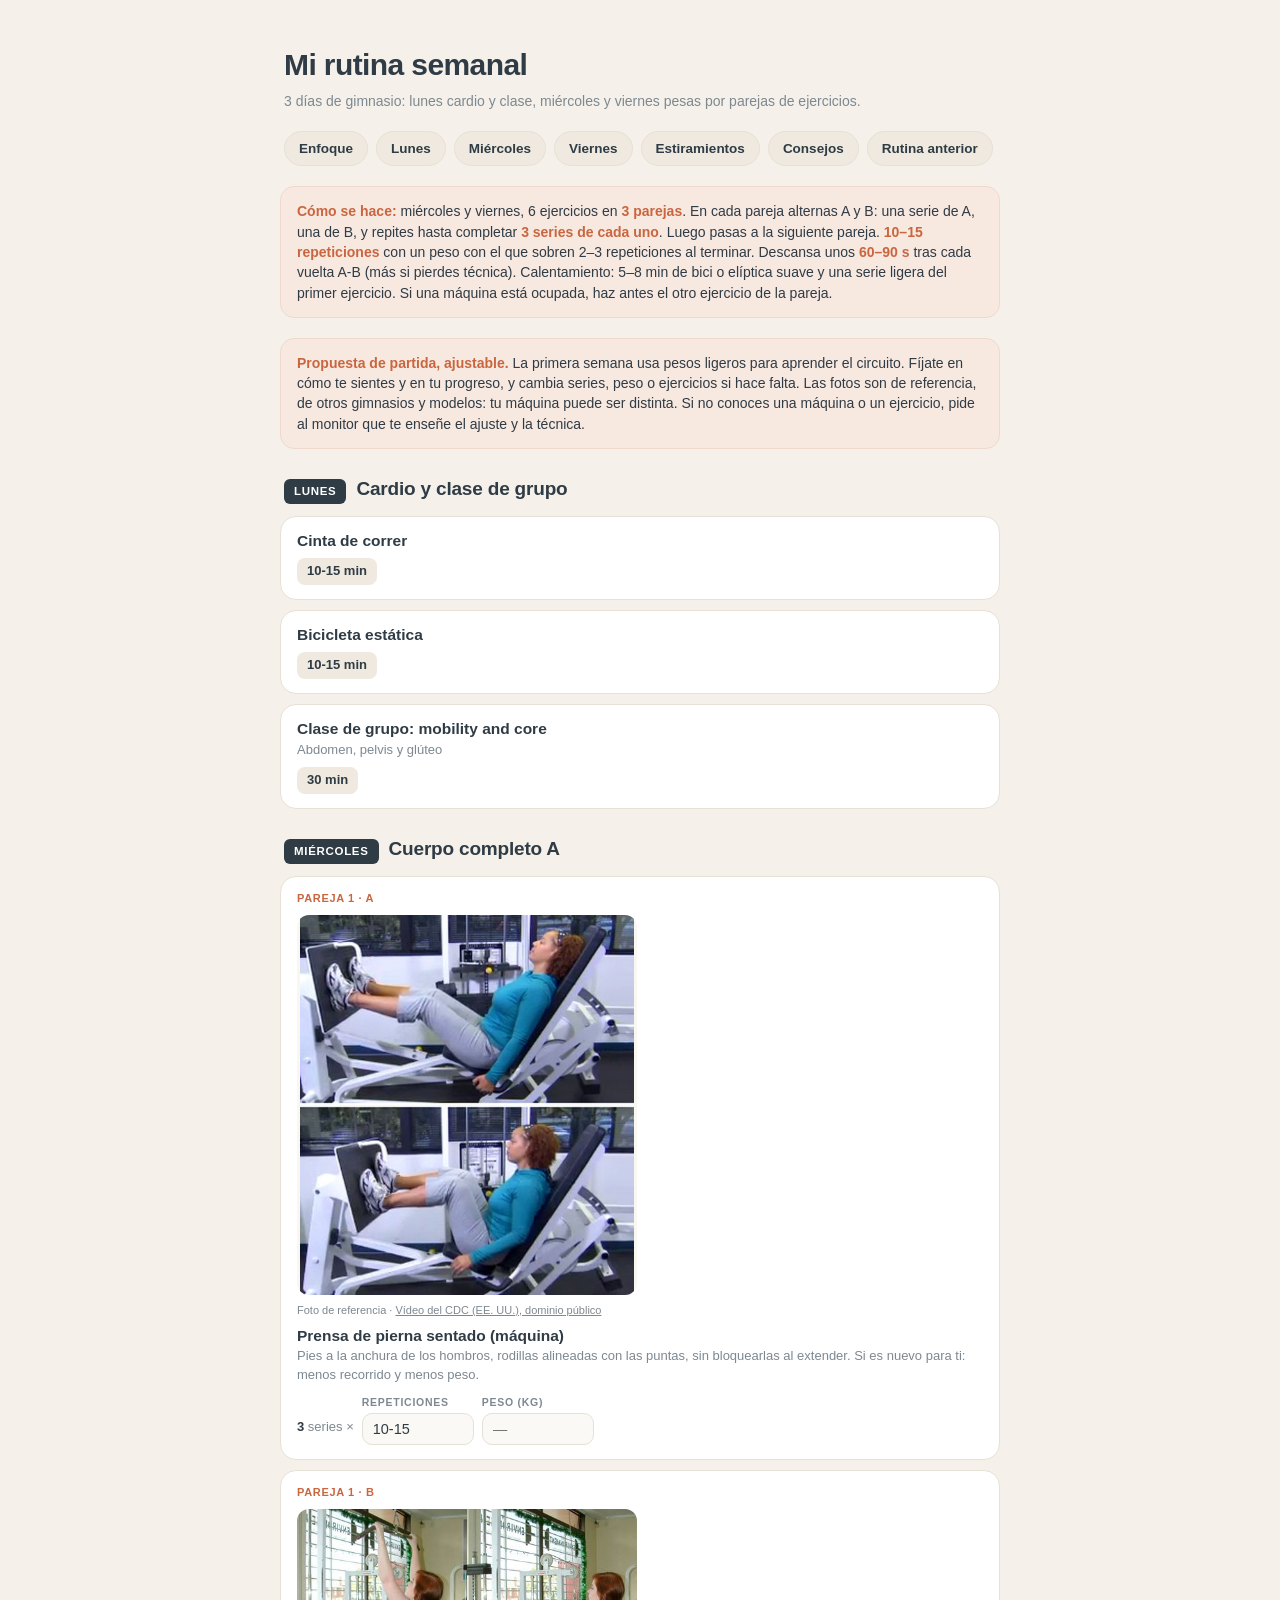
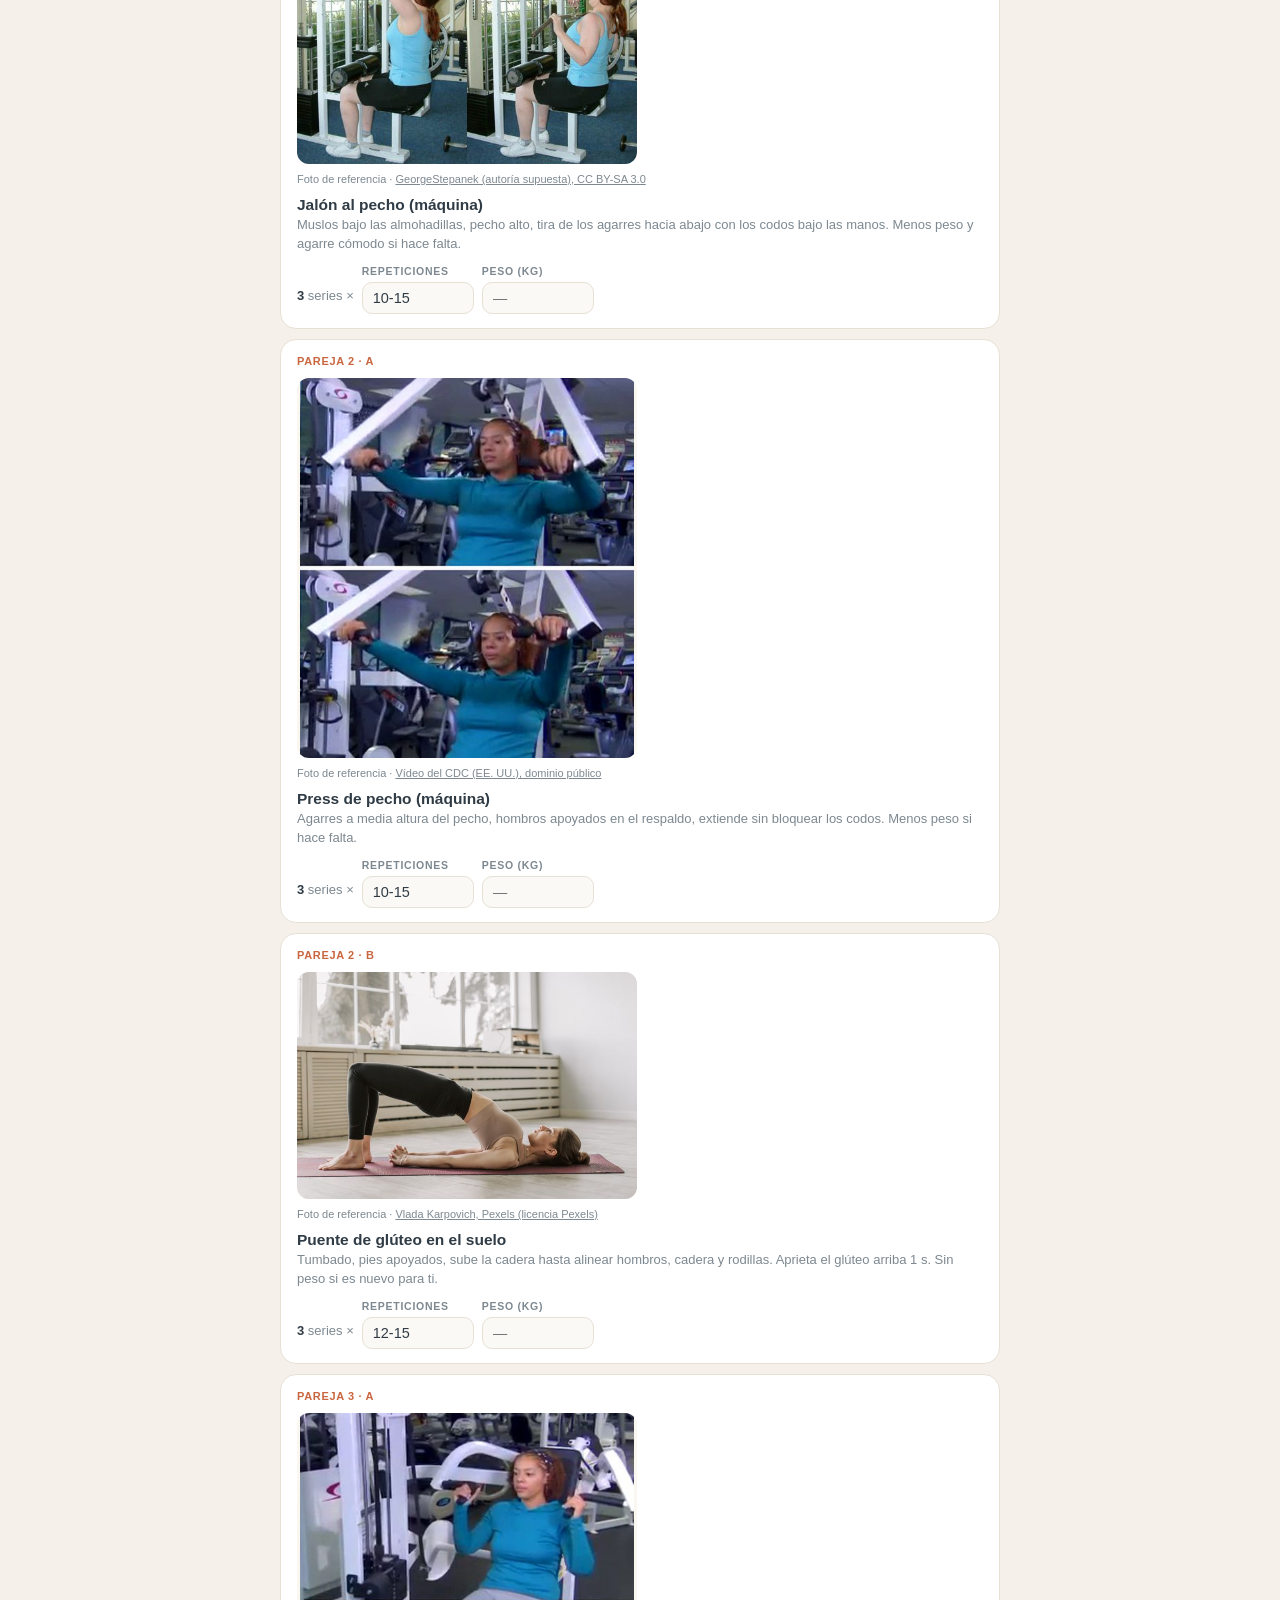
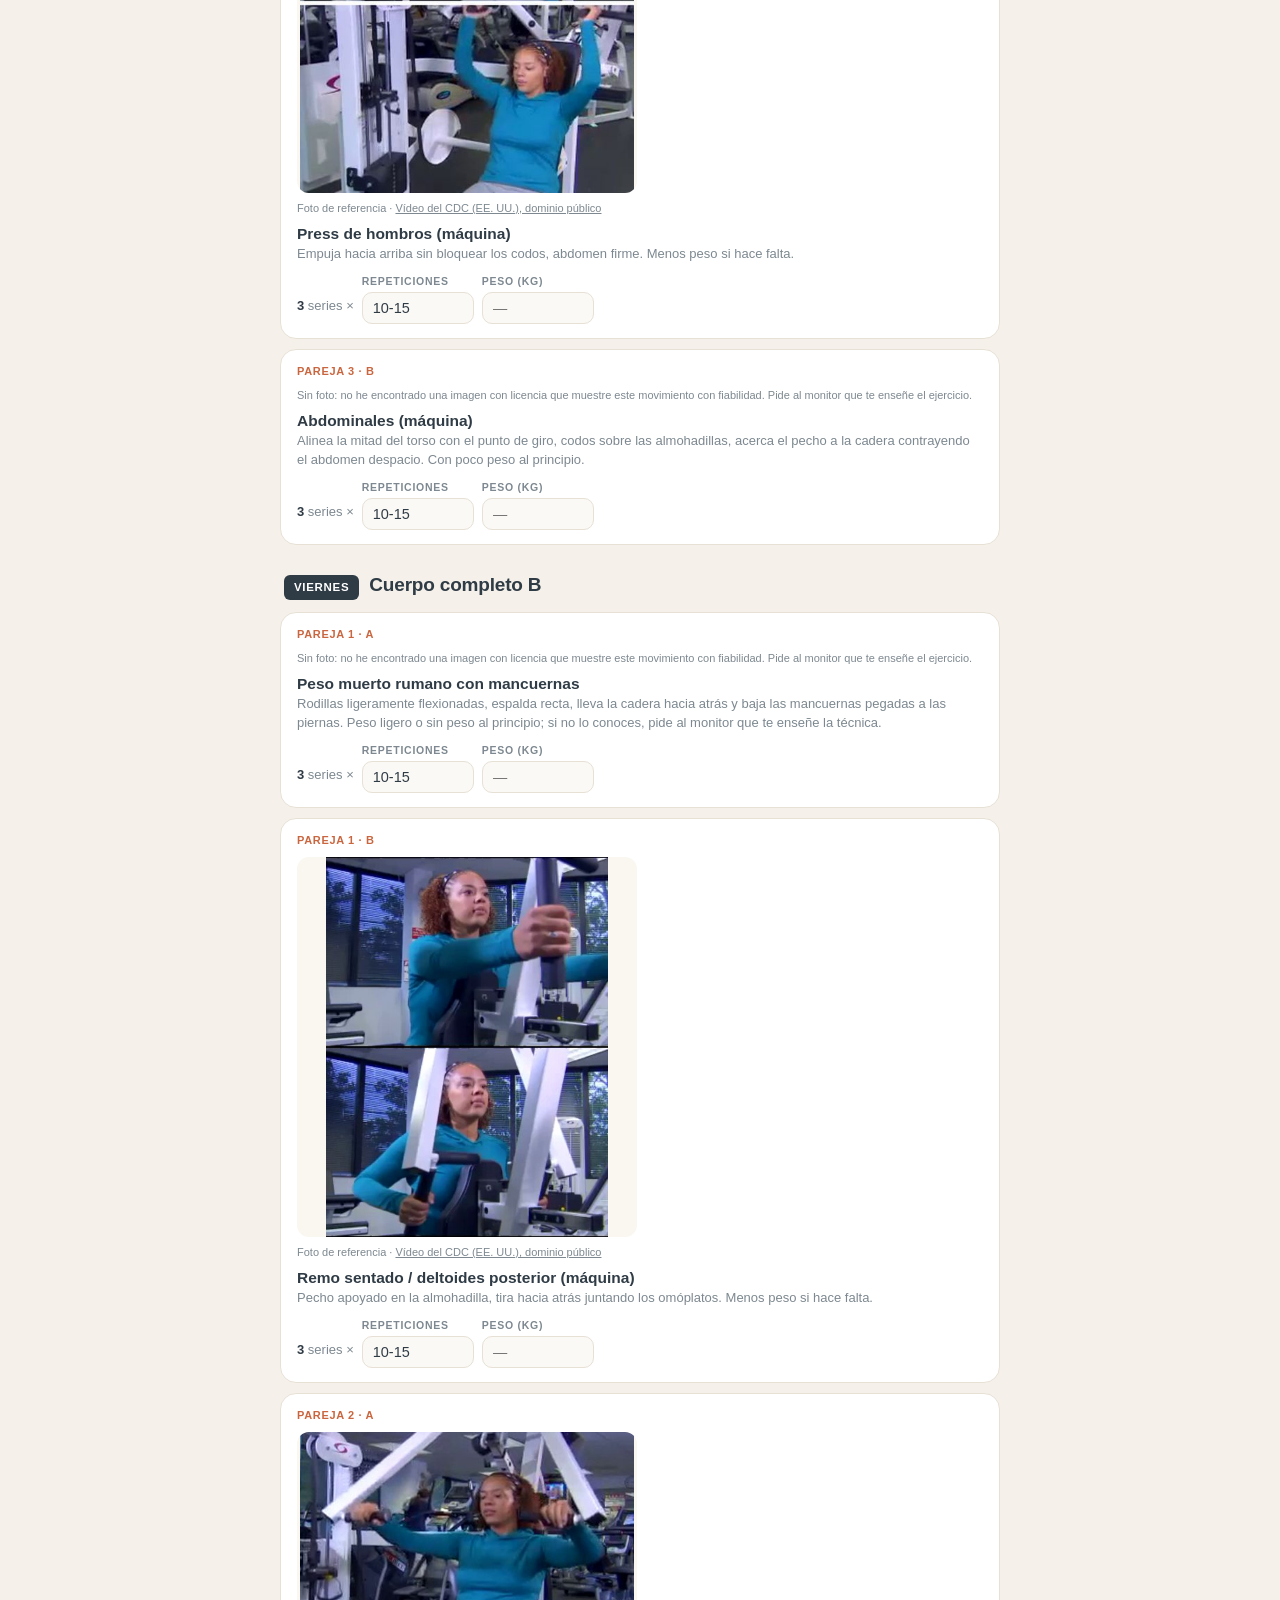
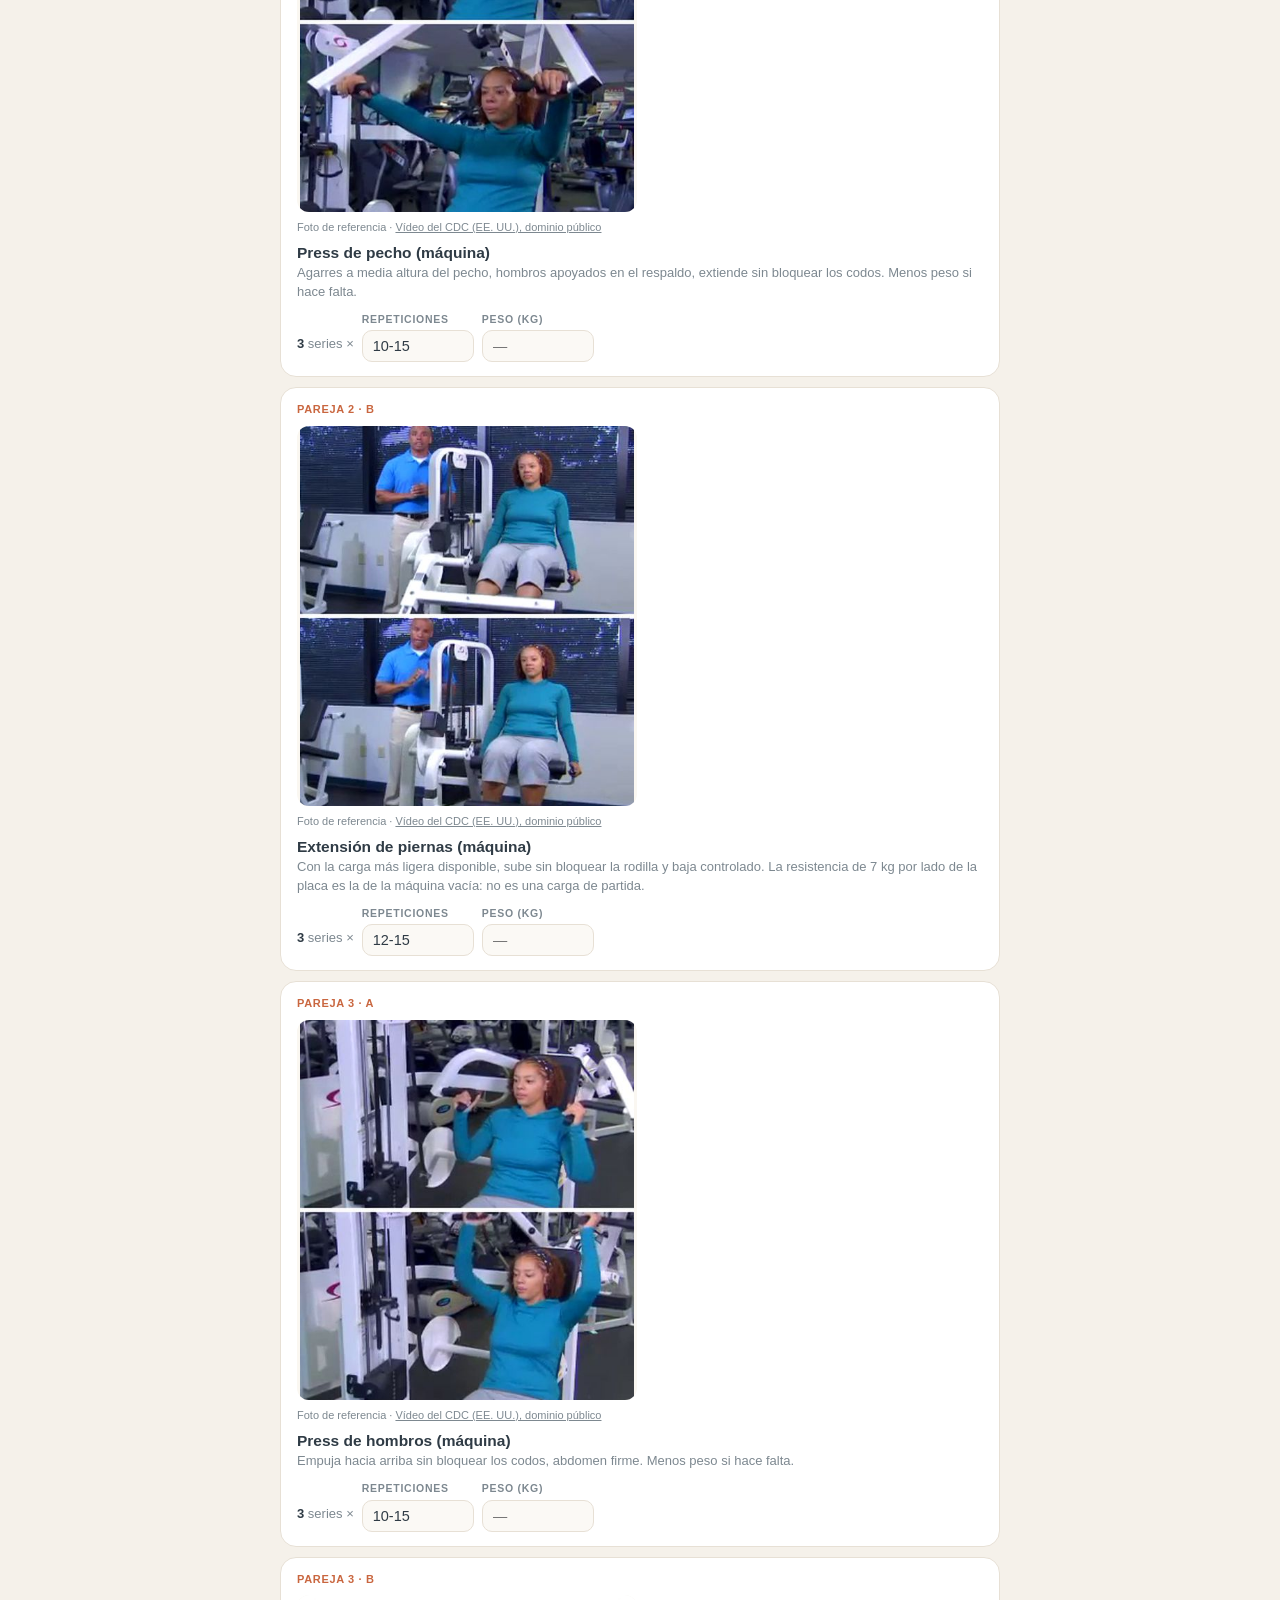
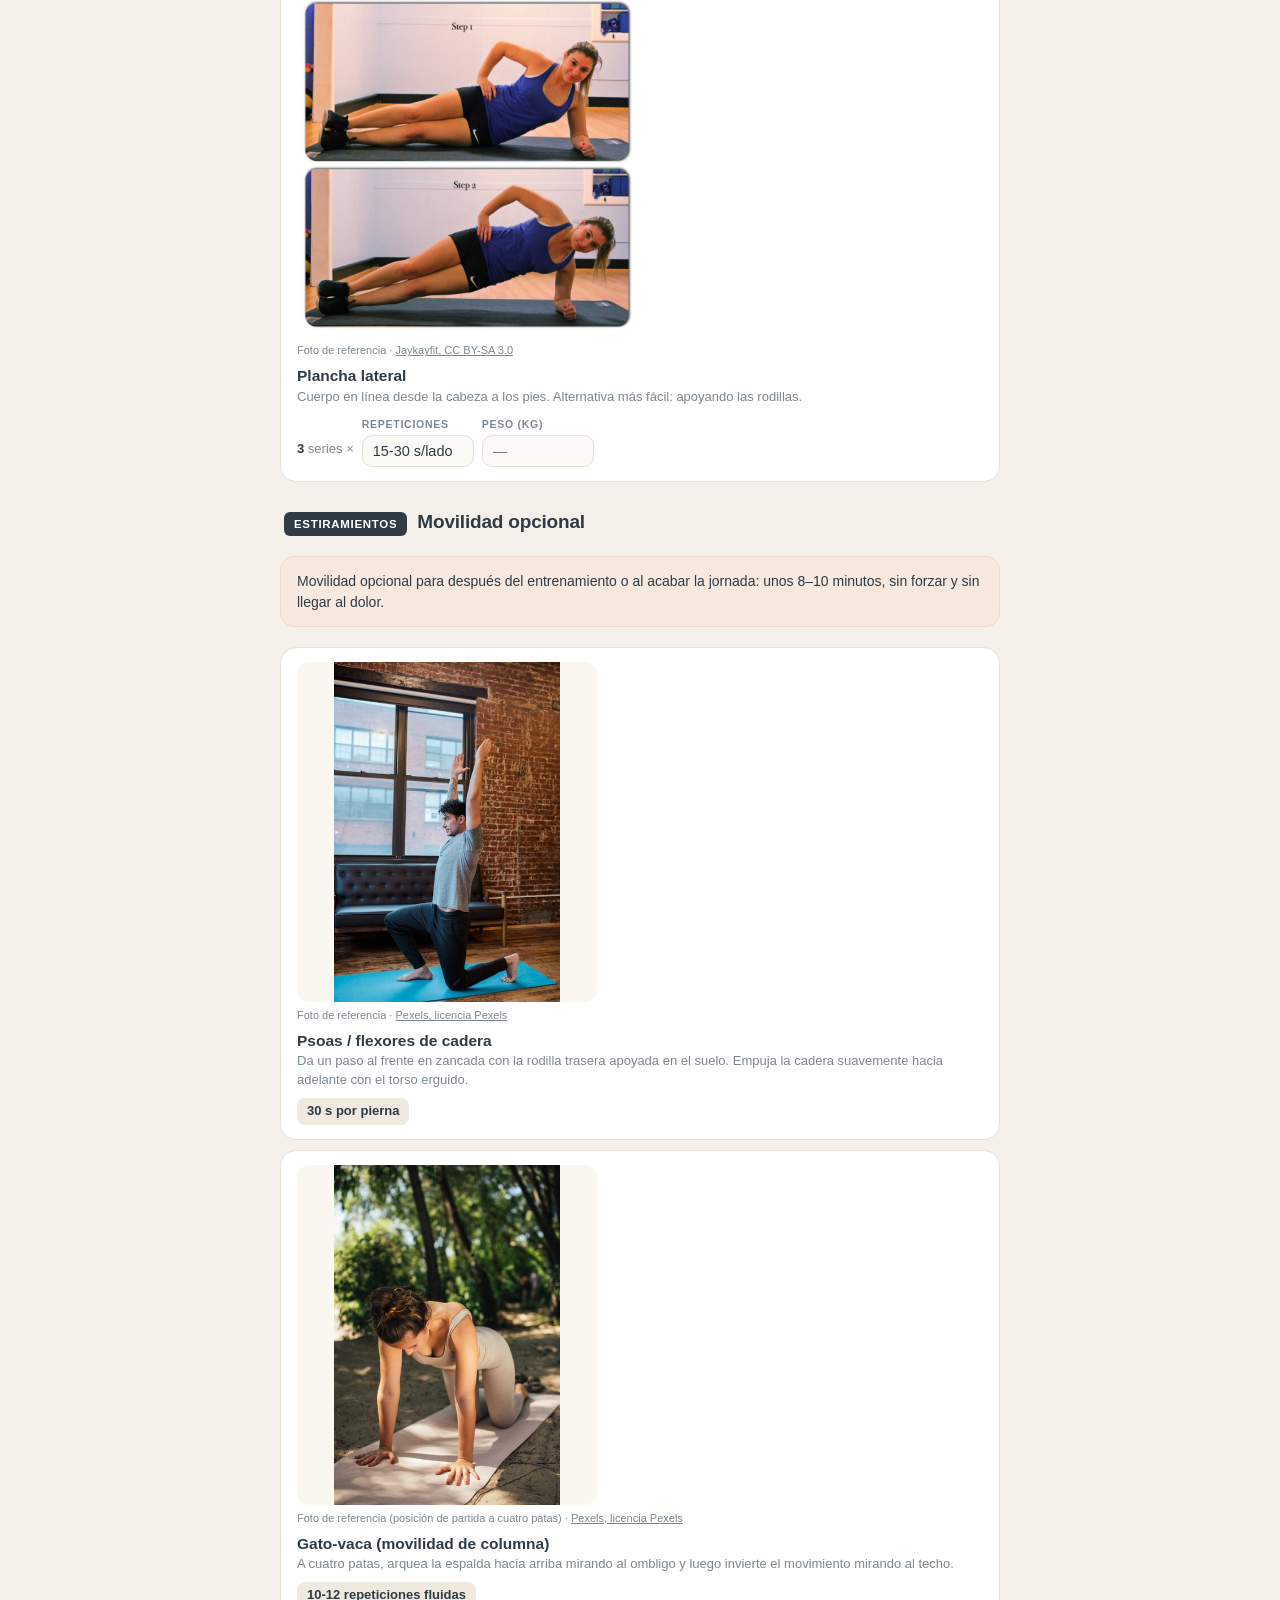
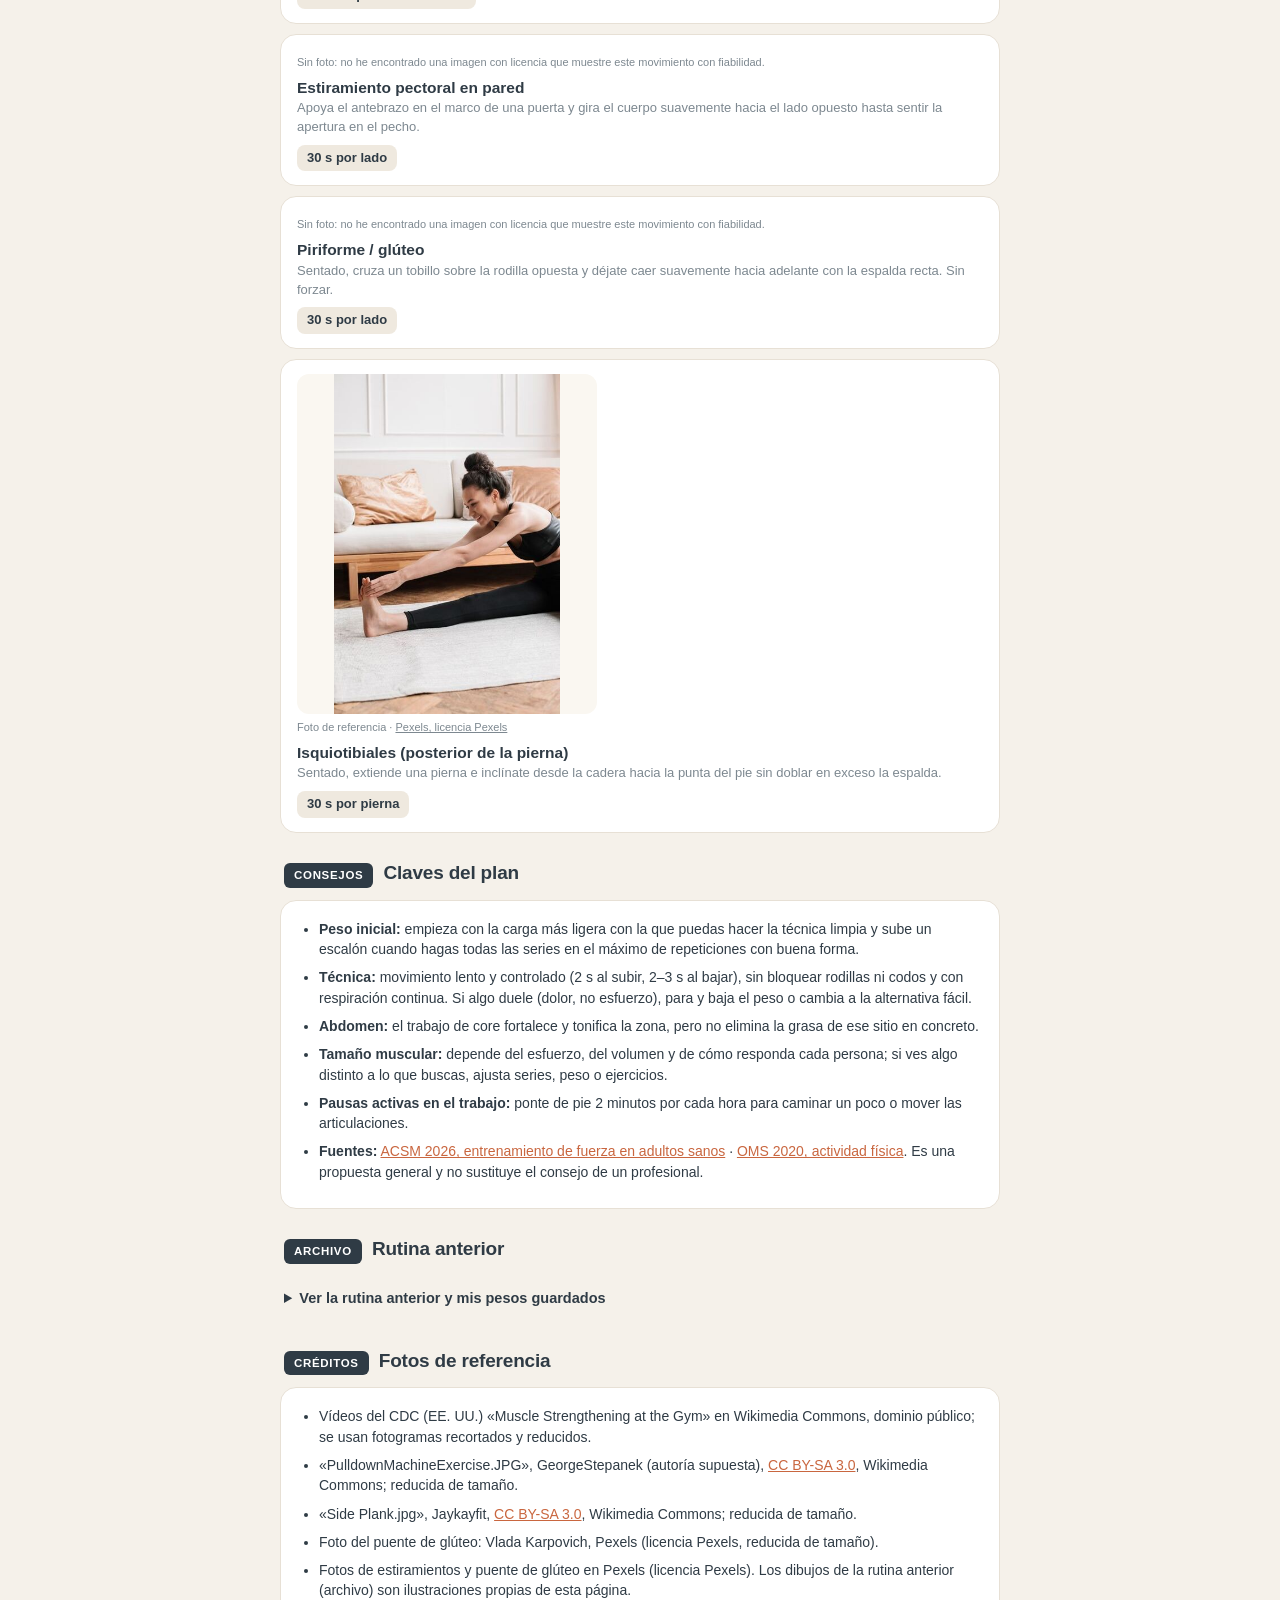
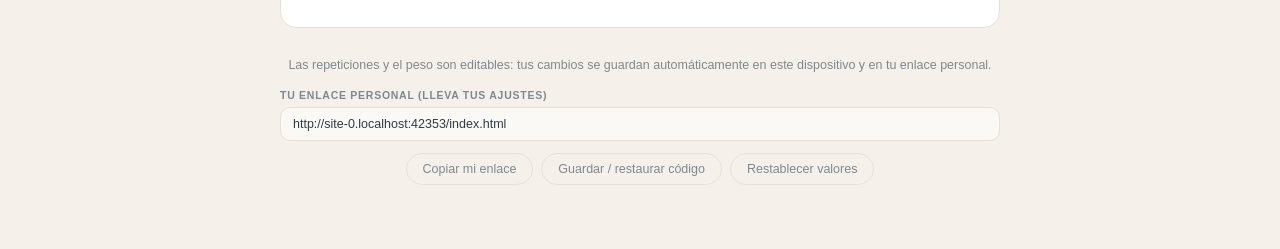
<file: index.html>
<!doctype html><html lang="es"><head><meta charset="utf-8"><meta name="viewport" content="width=device-width,initial-scale=1"><title>Mi rutina semanal</title><link rel="stylesheet" href="app-v3.css"></head><body><div id="root"></div><script src="app-v6.js"></script></body></html>
</file>
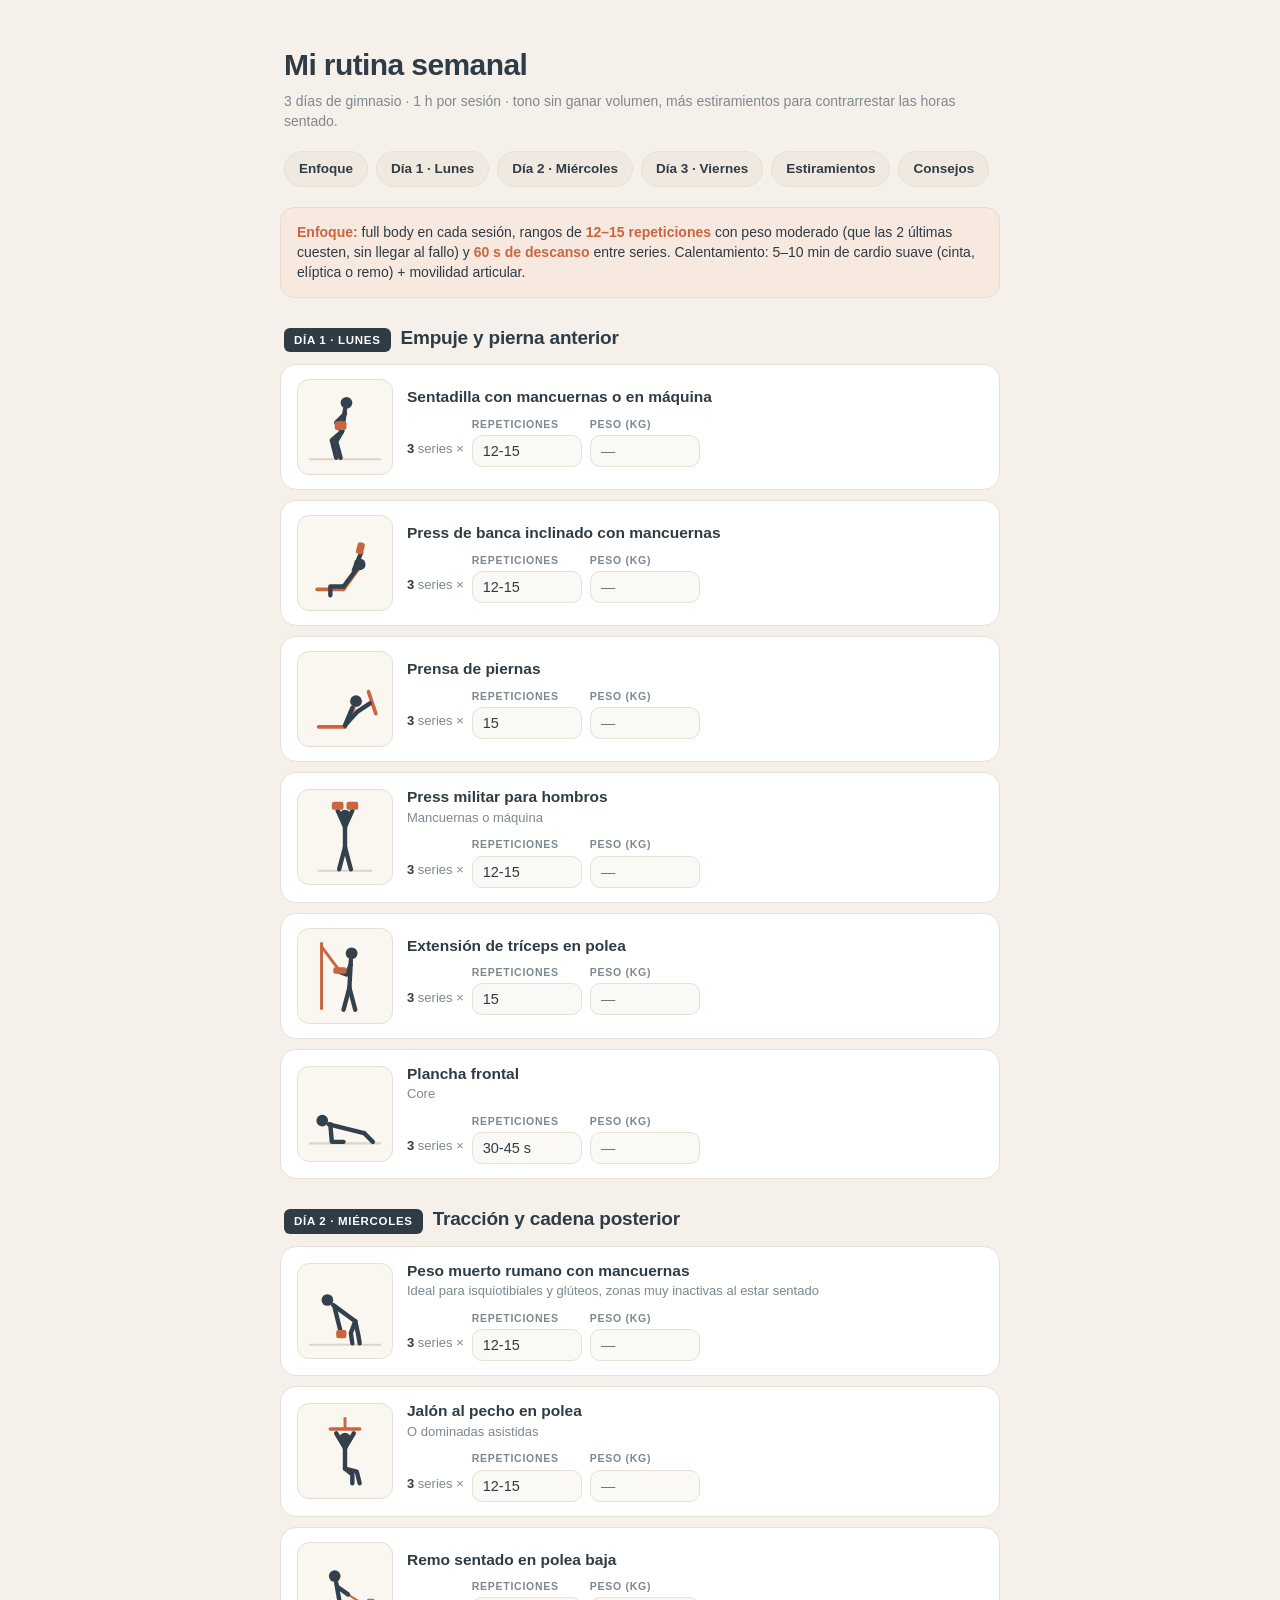
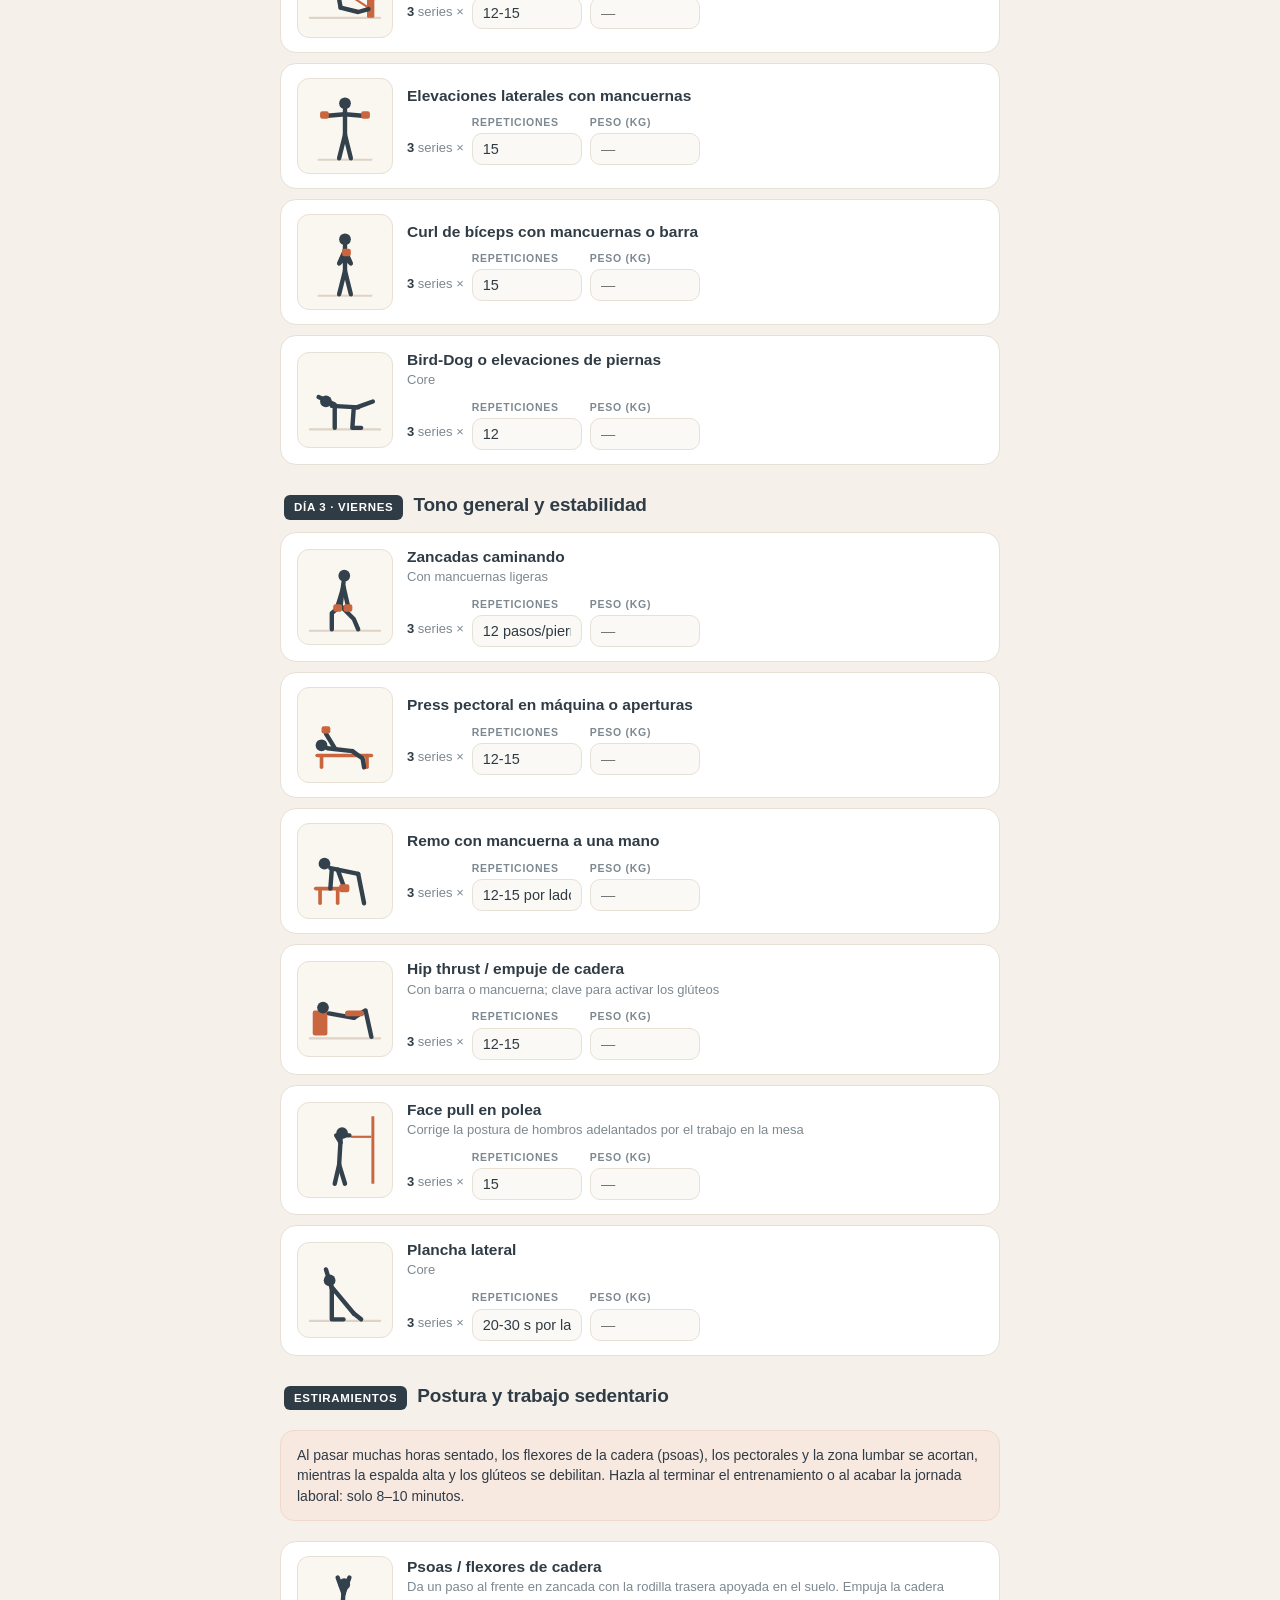
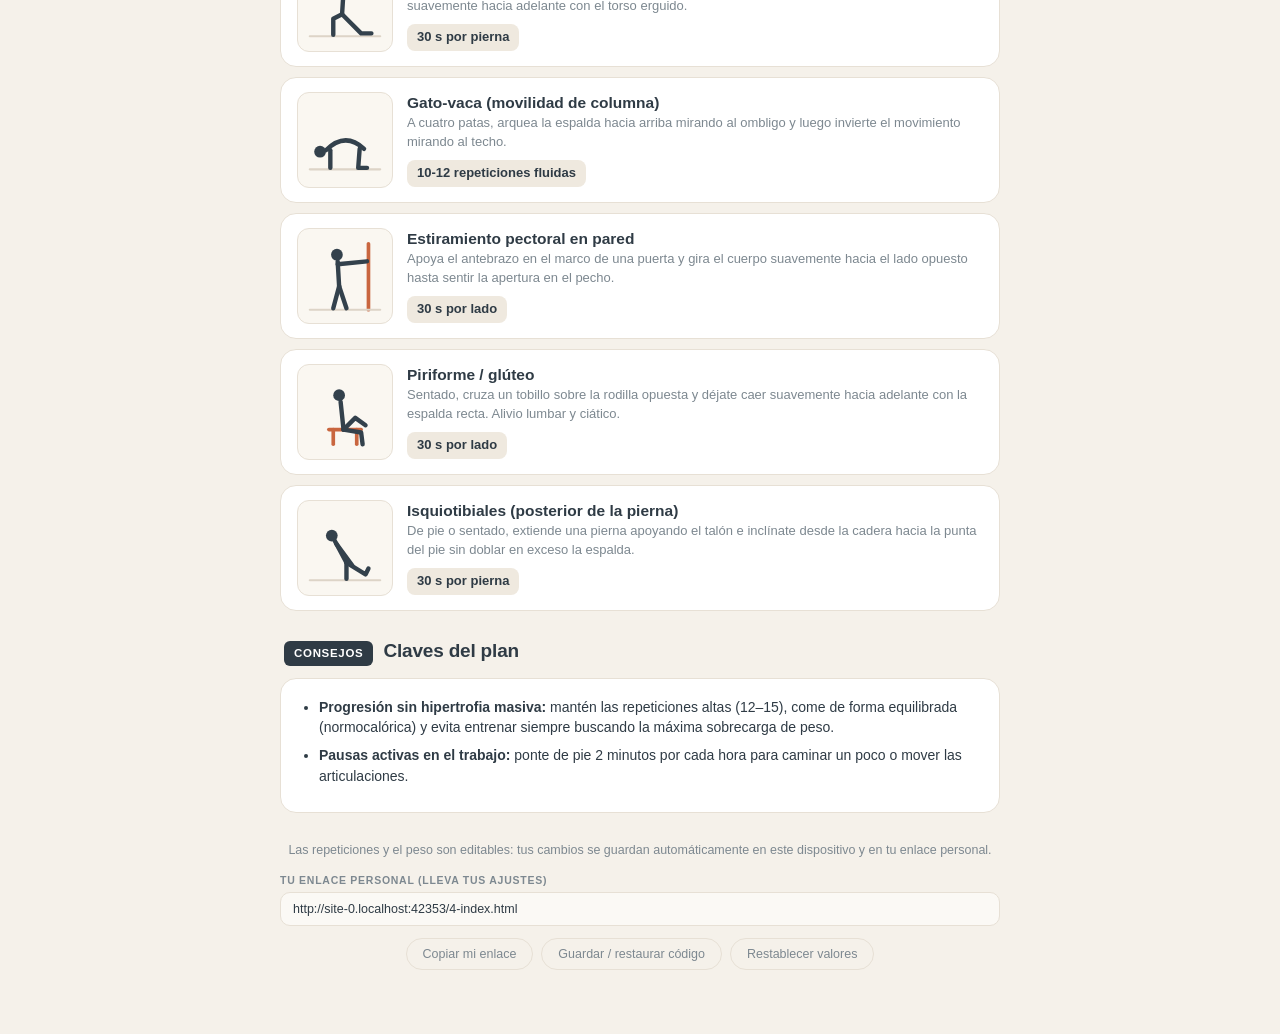
<file: 4-index.html>
<!doctype html>
<html lang="es"><head><meta charset="utf-8"><meta name="viewport" content="width=device-width,initial-scale=1">
<title>Mi rutina semanal</title><link rel="stylesheet" href="app.css"></head>
<body><div id="root"></div><script src="app.js"></script></body></html>
</file>
<file: app-v3.css>
html{--ds-page:#f5f1ea}html,body,#root{margin:0;min-height:100%}body{background:#f5f1ea}.wrap{--bg:#f5f1ea;--card:#ffffff;--ink:#2f3b45;--muted:#7d8890;--line:#e7e0d5;--accent:#c9663f;--accent-soft:#f7e8e0;--chip:#efe9df;--ok:#3f7d5d;font-family:-apple-system,BlinkMacSystemFont,Segoe UI,Roboto,Helvetica Neue,Arial,sans-serif;color:var(--ink);line-height:1.45;-webkit-font-smoothing:antialiased;max-width:720px;margin:0 auto;padding:20px 16px 64px}.wrap *{box-sizing:border-box;margin:0;padding:0}.wrap header.hero{padding:28px 4px 8px}.wrap header.hero h1{font-size:26px;letter-spacing:-.02em;line-height:1.15}.wrap header.hero .sub{color:var(--muted);font-size:14px;margin-top:8px}.wrap nav.chips{position:sticky;top:0;z-index:5;background:var(--ds-page);display:flex;gap:8px;overflow-x:auto;padding:12px 4px;scrollbar-width:none}.wrap nav.chips::-webkit-scrollbar{display:none}.wrap nav.chips a{flex:0 0 auto;text-decoration:none;color:var(--ink);background:var(--chip);border:1px solid var(--line);padding:7px 14px;border-radius:999px;font-size:13.5px;font-weight:600}.wrap .nota{background:var(--accent-soft);border:1px solid #efd9cd;border-radius:14px;padding:14px 16px;font-size:14px;margin:8px 0 20px}.wrap .nota strong{color:var(--accent)}.wrap section.dia{margin:26px 0 8px}.wrap .dia-head{display:flex;align-items:baseline;gap:10px;padding:0 4px 12px}.wrap .dia-head .tag{background:var(--ink);color:#fff;font-size:11.5px;font-weight:700;letter-spacing:.06em;text-transform:uppercase;padding:4px 10px;border-radius:6px}.wrap .dia-head h2{font-size:19px;letter-spacing:-.01em}.wrap .card{background:var(--card);border:1px solid var(--line);border-radius:16px;padding:14px 16px;margin-bottom:10px;display:flex;gap:14px;align-items:center}.wrap .card .fig{flex:0 0 84px;width:84px;height:84px;background:#faf7f1;border:1px solid var(--line);border-radius:12px;display:flex;align-items:center;justify-content:center}.wrap .card .fig svg{width:76px;height:76px}.wrap .card .body{flex:1;min-width:0}.wrap .card .name{font-weight:700;font-size:15.5px;line-height:1.25}.wrap .card .detail{color:var(--muted);font-size:13px;margin-top:2px}.wrap .fields{display:flex;gap:8px;margin-top:10px;flex-wrap:wrap}.wrap .field{display:flex;flex-direction:column;gap:3px}.wrap .field label{font-size:10.5px;font-weight:700;text-transform:uppercase;letter-spacing:.07em;color:var(--muted)}.wrap .field input{width:96px;padding:7px 10px;font-size:14.5px;color:var(--ink);border:1.5px solid var(--line);border-radius:10px;background:#fbf9f5;font-family:inherit;transition:border-color .15s}.wrap .field input:focus{outline:none;border-color:var(--accent);background:#fff}.wrap .field input.modified{border-color:var(--accent);background:var(--accent-soft)}.wrap .series{font-size:13px;color:var(--muted);margin-top:10px;align-self:end;padding-bottom:8px}.wrap .series b{color:var(--ink)}.wrap .stretch .time{display:inline-block;margin-top:8px;background:var(--chip);border-radius:8px;padding:4px 10px;font-size:13px;font-weight:600}.wrap .consejos{background:var(--card);border:1px solid var(--line);border-radius:16px;padding:18px}.wrap .consejos h2{font-size:17px;margin-bottom:10px}.wrap .consejos li{margin:0 0 8px 20px;font-size:14px}.wrap footer{margin-top:28px;text-align:center;color:var(--muted);font-size:12.5px}.wrap footer .actions{display:flex;gap:8px;justify-content:center;flex-wrap:wrap;margin-top:12px}.wrap footer .actions button{background:none;border:1px solid var(--line);color:var(--muted);border-radius:999px;padding:8px 16px;font-size:12.5px;cursor:pointer;font-family:inherit}.wrap footer .actions button:active{background:var(--chip)}.wrap #storage-note.warn{color:#a5532f;font-weight:600}#saved{position:fixed;left:50%;bottom:18px;transform:translate(-50%) translateY(80px);background:#3f7d5d;color:#fff;font-size:13px;font-weight:600;padding:9px 18px;border-radius:999px;opacity:0;transition:all .3s;pointer-events:none;box-shadow:0 6px 20px #0000002e}#saved.show{transform:translate(-50%) translateY(0);opacity:1}@media(min-width:640px){.wrap header.hero h1{font-size:30px}.wrap .card .fig{flex-basis:96px;width:96px;height:96px}.wrap .card .fig svg{width:88px;height:88px}.wrap .field input{width:110px}}.wrap .milink{margin-top:14px;text-align:left}.wrap .milink label,.wrap .codes label{display:block;font-size:10.5px;font-weight:700;text-transform:uppercase;letter-spacing:.07em;color:var(--muted);margin:12px 0 4px}.wrap .milink input{width:100%;padding:9px 12px;font-size:12.5px;color:var(--ink);border:1.5px solid var(--line);border-radius:10px;background:#fbf9f5;font-family:inherit}.wrap .codes{margin-top:8px;text-align:left;border-top:1px dashed var(--line);padding-top:6px}.wrap .codes textarea{width:100%;padding:9px 12px;font-size:12px;color:var(--ink);border:1.5px solid var(--line);border-radius:10px;background:#fbf9f5;font-family:ui-monospace,Menlo,monospace;resize:vertical;box-sizing:border-box}.wrap .codes .actions{justify-content:flex-start;margin-top:8px}.wrap .card.photo{flex-direction:column;align-items:stretch;gap:8px}.wrap .card.photo .par{font-size:11px;font-weight:700;letter-spacing:.06em;text-transform:uppercase;color:var(--accent)}.wrap .card.photo img{display:block;width:100%;max-width:340px;height:auto;max-height:380px;object-fit:contain;border-radius:12px;background:#faf7f1;align-self:flex-start}.wrap .card.photo .credit{font-size:11px;color:var(--muted);line-height:1.35}.wrap .card.photo .credit a{color:var(--muted)}.wrap .card.plain .time{display:inline-block;margin-top:8px;background:var(--chip);border-radius:8px;padding:4px 10px;font-size:13px;font-weight:600}.wrap details.archivo summary{cursor:pointer;padding:12px 4px;font-weight:600;font-size:14.5px}.wrap .consejos a{color:var(--accent)}.wrap .card.stretch{flex-direction:column;align-items:stretch}.wrap .card.stretch .simg{display:block;width:100%;max-width:300px;max-height:340px;object-fit:contain;border-radius:12px;background:#faf7f1}.wrap .card.stretch .credit{font-size:11px;color:var(--muted);line-height:1.35;margin:6px 0 8px}.wrap .card.stretch .credit a{color:var(--muted)}.wrap .card.photo .field input{width:112px}
</file>
<file: app.css>
html{--ds-page:#f5f1ea}html,body,#root{margin:0;min-height:100%}body{background:#f5f1ea}.wrap{--bg:#f5f1ea;--card:#ffffff;--ink:#2f3b45;--muted:#7d8890;--line:#e7e0d5;--accent:#c9663f;--accent-soft:#f7e8e0;--chip:#efe9df;--ok:#3f7d5d;font-family:-apple-system,BlinkMacSystemFont,Segoe UI,Roboto,Helvetica Neue,Arial,sans-serif;color:var(--ink);line-height:1.45;-webkit-font-smoothing:antialiased;max-width:720px;margin:0 auto;padding:20px 16px 64px}.wrap *{box-sizing:border-box;margin:0;padding:0}.wrap header.hero{padding:28px 4px 8px}.wrap header.hero h1{font-size:26px;letter-spacing:-.02em;line-height:1.15}.wrap header.hero .sub{color:var(--muted);font-size:14px;margin-top:8px}.wrap nav.chips{position:sticky;top:0;z-index:5;background:var(--ds-page);display:flex;gap:8px;overflow-x:auto;padding:12px 4px;scrollbar-width:none}.wrap nav.chips::-webkit-scrollbar{display:none}.wrap nav.chips a{flex:0 0 auto;text-decoration:none;color:var(--ink);background:var(--chip);border:1px solid var(--line);padding:7px 14px;border-radius:999px;font-size:13.5px;font-weight:600}.wrap .nota{background:var(--accent-soft);border:1px solid #efd9cd;border-radius:14px;padding:14px 16px;font-size:14px;margin:8px 0 20px}.wrap .nota strong{color:var(--accent)}.wrap section.dia{margin:26px 0 8px}.wrap .dia-head{display:flex;align-items:baseline;gap:10px;padding:0 4px 12px}.wrap .dia-head .tag{background:var(--ink);color:#fff;font-size:11.5px;font-weight:700;letter-spacing:.06em;text-transform:uppercase;padding:4px 10px;border-radius:6px}.wrap .dia-head h2{font-size:19px;letter-spacing:-.01em}.wrap .card{background:var(--card);border:1px solid var(--line);border-radius:16px;padding:14px 16px;margin-bottom:10px;display:flex;gap:14px;align-items:center}.wrap .card .fig{flex:0 0 84px;width:84px;height:84px;background:#faf7f1;border:1px solid var(--line);border-radius:12px;display:flex;align-items:center;justify-content:center}.wrap .card .fig svg{width:76px;height:76px}.wrap .card .body{flex:1;min-width:0}.wrap .card .name{font-weight:700;font-size:15.5px;line-height:1.25}.wrap .card .detail{color:var(--muted);font-size:13px;margin-top:2px}.wrap .fields{display:flex;gap:8px;margin-top:10px;flex-wrap:wrap}.wrap .field{display:flex;flex-direction:column;gap:3px}.wrap .field label{font-size:10.5px;font-weight:700;text-transform:uppercase;letter-spacing:.07em;color:var(--muted)}.wrap .field input{width:96px;padding:7px 10px;font-size:14.5px;color:var(--ink);border:1.5px solid var(--line);border-radius:10px;background:#fbf9f5;font-family:inherit;transition:border-color .15s}.wrap .field input:focus{outline:none;border-color:var(--accent);background:#fff}.wrap .field input.modified{border-color:var(--accent);background:var(--accent-soft)}.wrap .series{font-size:13px;color:var(--muted);margin-top:10px;align-self:end;padding-bottom:8px}.wrap .series b{color:var(--ink)}.wrap .stretch .time{display:inline-block;margin-top:8px;background:var(--chip);border-radius:8px;padding:4px 10px;font-size:13px;font-weight:600}.wrap .consejos{background:var(--card);border:1px solid var(--line);border-radius:16px;padding:18px}.wrap .consejos h2{font-size:17px;margin-bottom:10px}.wrap .consejos li{margin:0 0 8px 20px;font-size:14px}.wrap footer{margin-top:28px;text-align:center;color:var(--muted);font-size:12.5px}.wrap footer .actions{display:flex;gap:8px;justify-content:center;flex-wrap:wrap;margin-top:12px}.wrap footer .actions button{background:none;border:1px solid var(--line);color:var(--muted);border-radius:999px;padding:8px 16px;font-size:12.5px;cursor:pointer;font-family:inherit}.wrap footer .actions button:active{background:var(--chip)}.wrap #storage-note.warn{color:#a5532f;font-weight:600}#saved{position:fixed;left:50%;bottom:18px;transform:translate(-50%) translateY(80px);background:#3f7d5d;color:#fff;font-size:13px;font-weight:600;padding:9px 18px;border-radius:999px;opacity:0;transition:all .3s;pointer-events:none;box-shadow:0 6px 20px #0000002e}#saved.show{transform:translate(-50%) translateY(0);opacity:1}@media(min-width:640px){.wrap header.hero h1{font-size:30px}.wrap .card .fig{flex-basis:96px;width:96px;height:96px}.wrap .card .fig svg{width:88px;height:88px}.wrap .field input{width:110px}}.wrap .milink{margin-top:14px;text-align:left}.wrap .milink label,.wrap .codes label{display:block;font-size:10.5px;font-weight:700;text-transform:uppercase;letter-spacing:.07em;color:var(--muted);margin:12px 0 4px}.wrap .milink input{width:100%;padding:9px 12px;font-size:12.5px;color:var(--ink);border:1.5px solid var(--line);border-radius:10px;background:#fbf9f5;font-family:inherit}.wrap .codes{margin-top:8px;text-align:left;border-top:1px dashed var(--line);padding-top:6px}.wrap .codes textarea{width:100%;padding:9px 12px;font-size:12px;color:var(--ink);border:1.5px solid var(--line);border-radius:10px;background:#fbf9f5;font-family:ui-monospace,Menlo,monospace;resize:vertical;box-sizing:border-box}.wrap .codes .actions{justify-content:flex-start;margin-top:8px}
</file>
